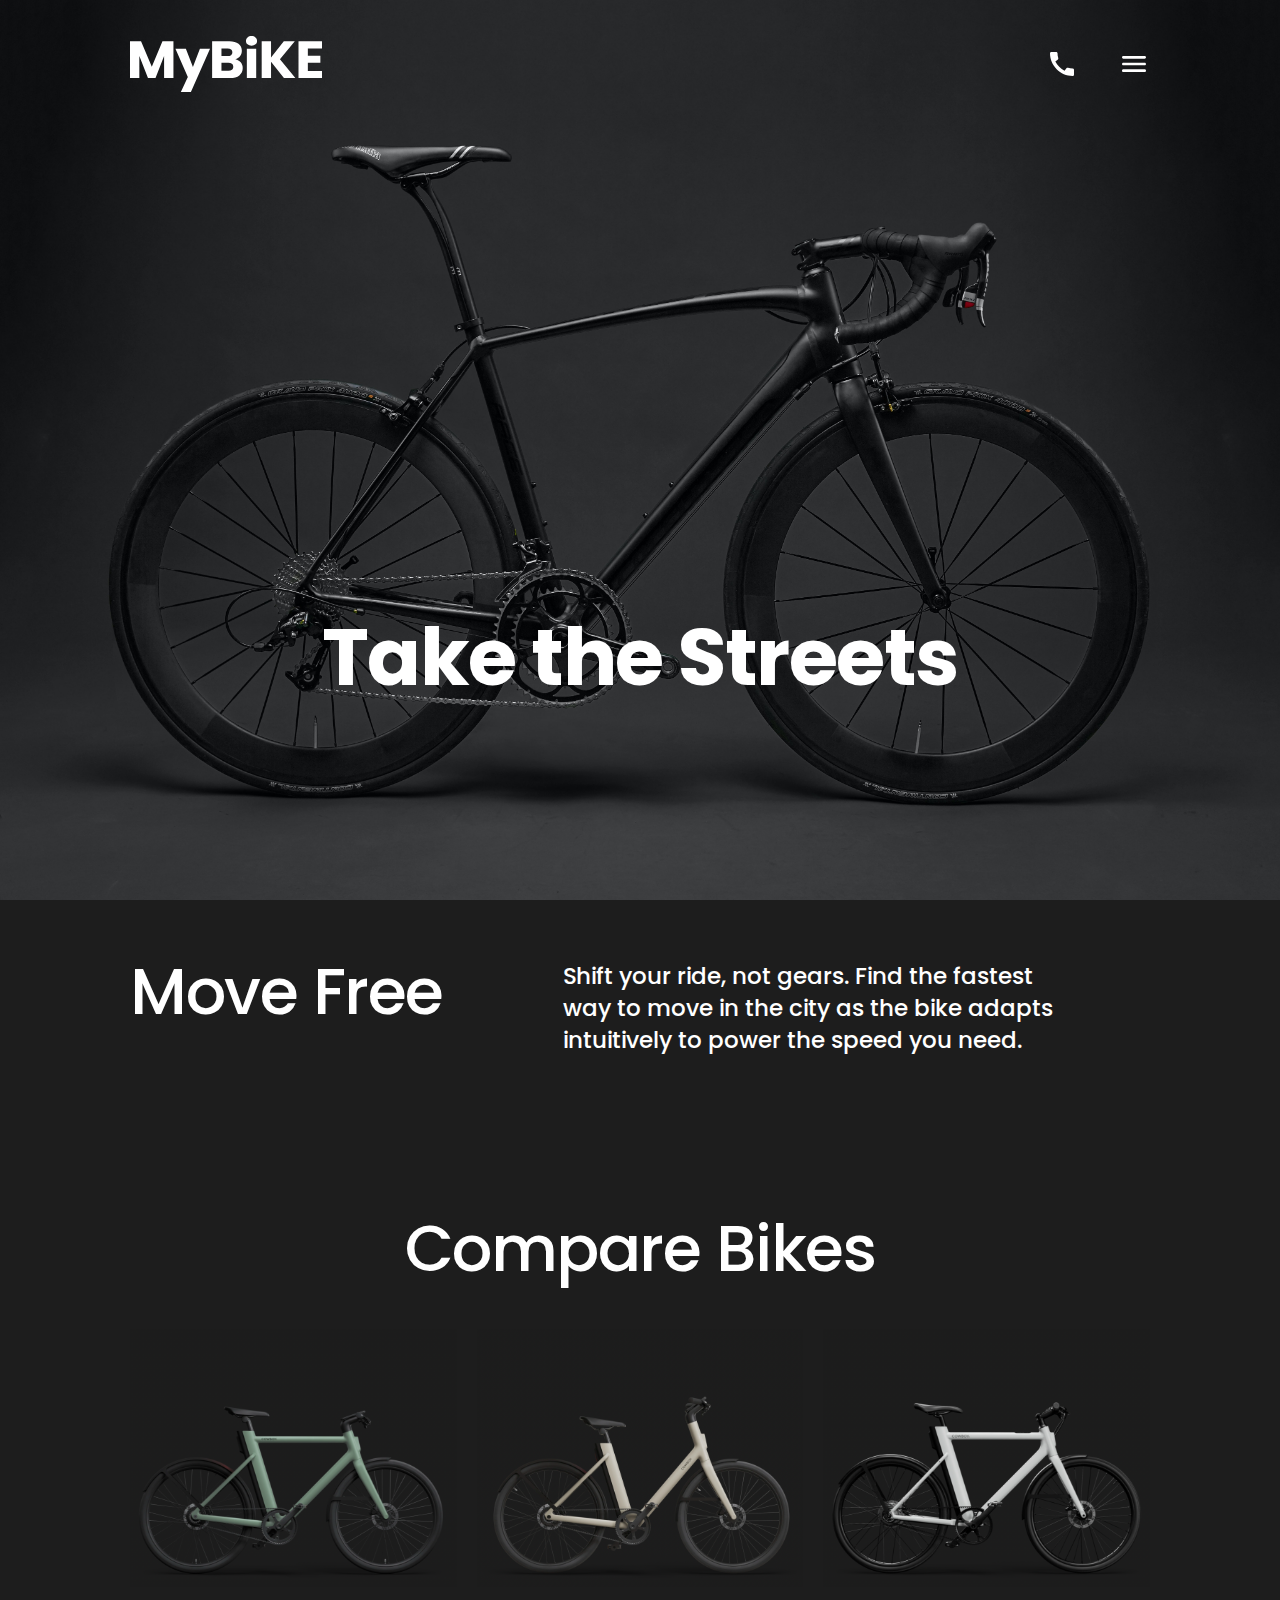
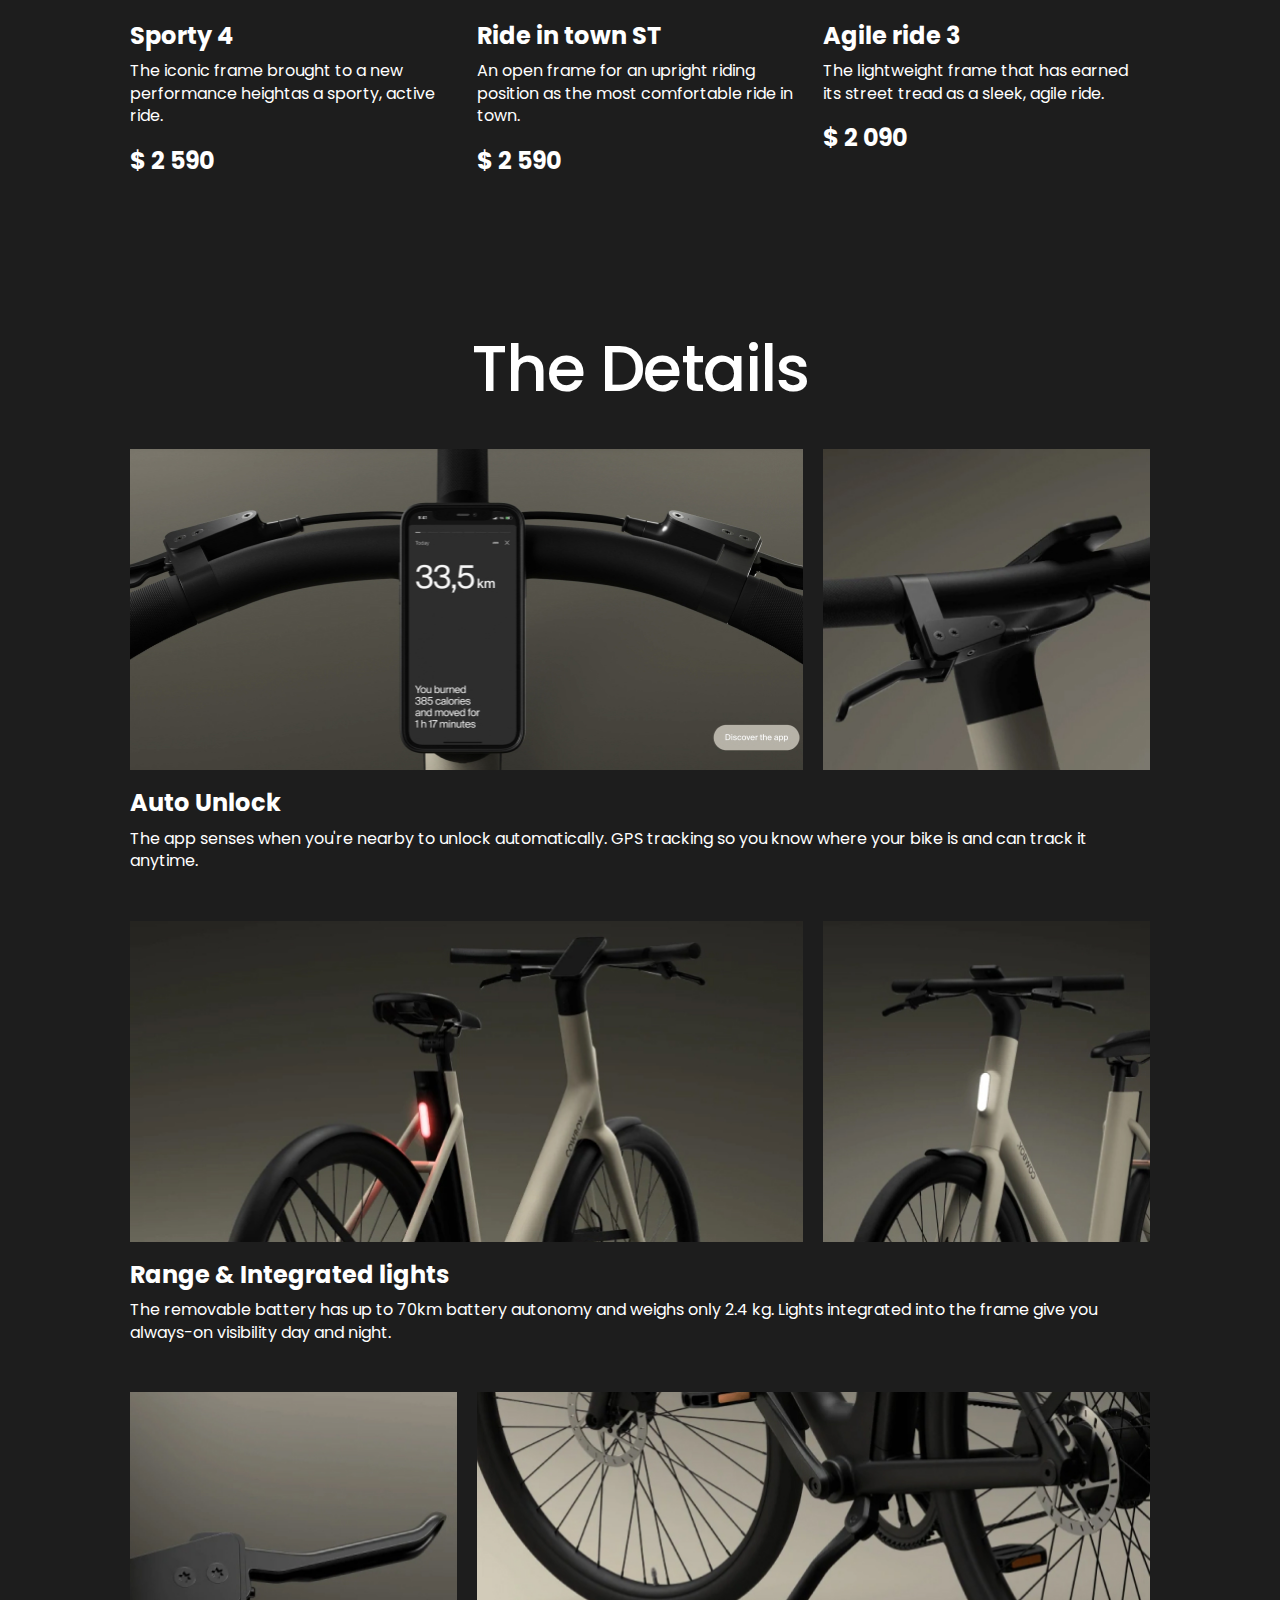
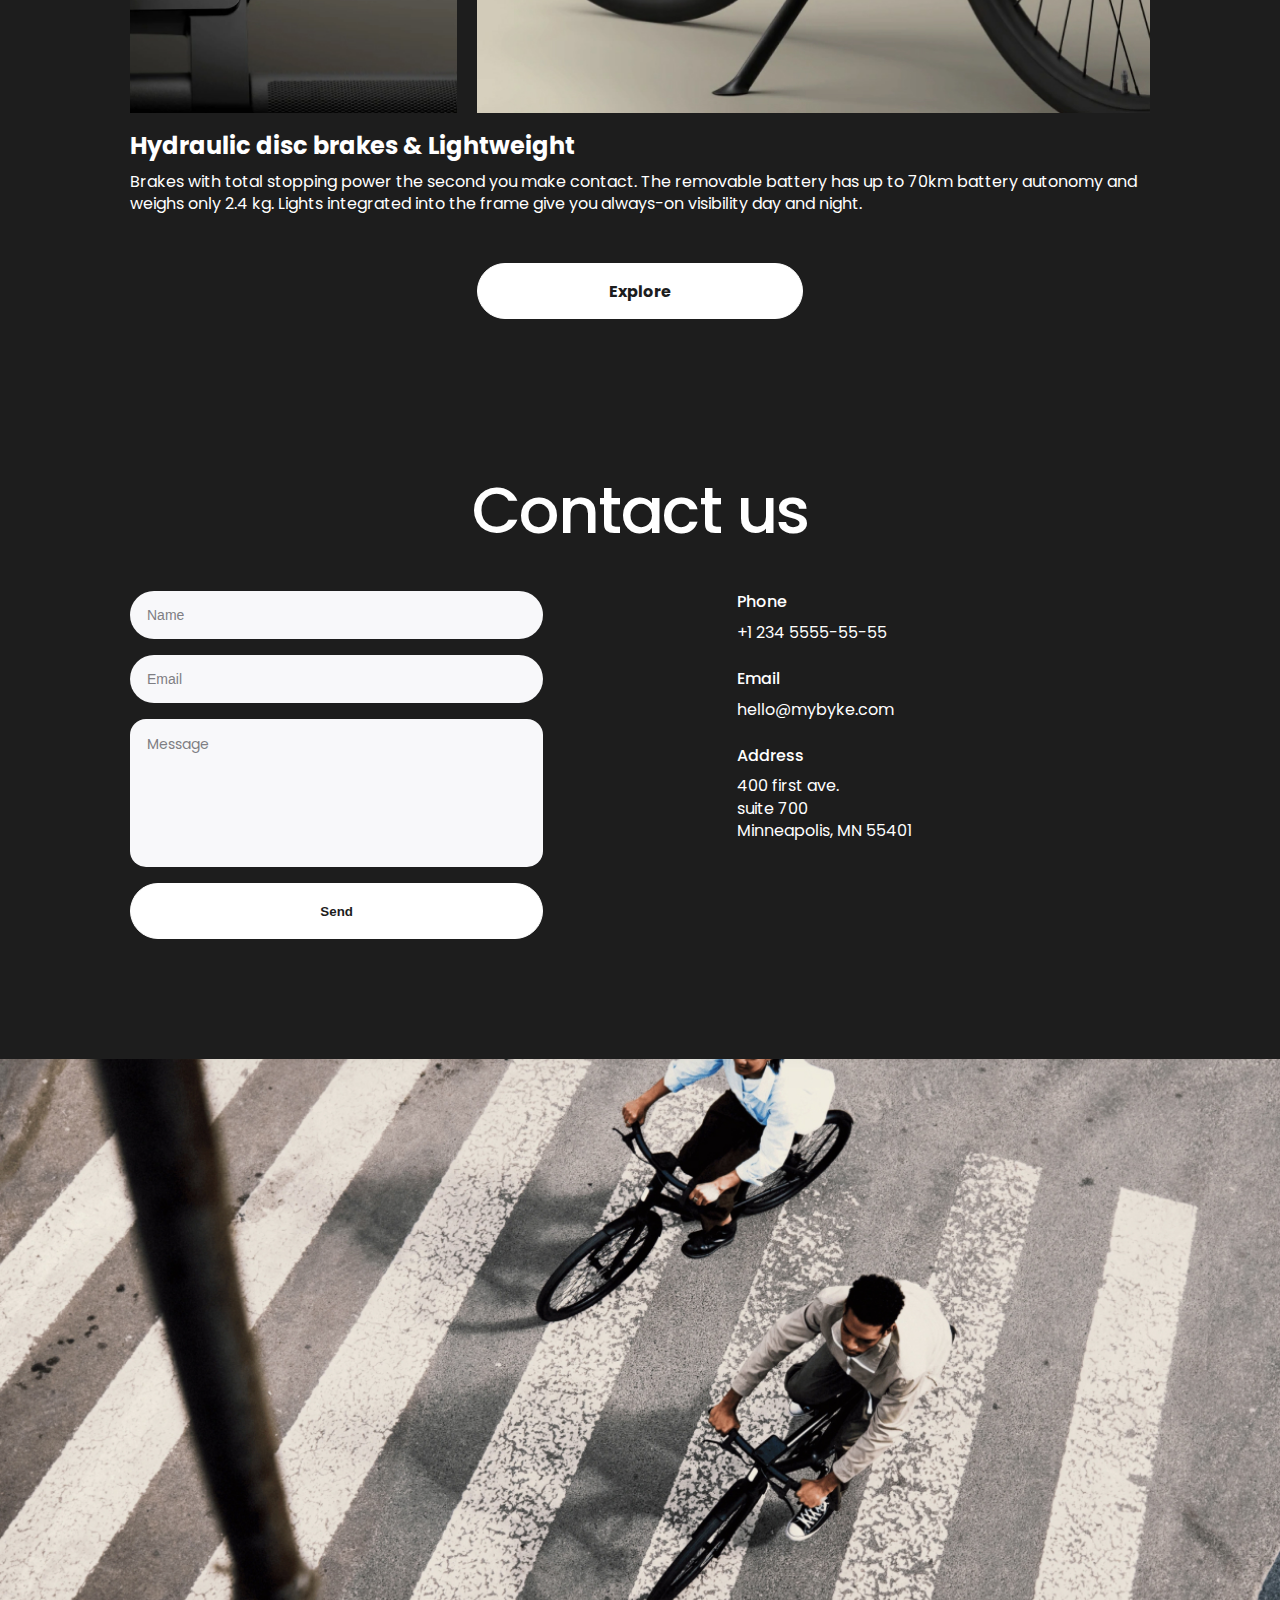
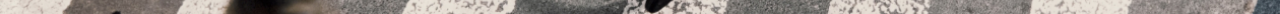
<file: index.html>
<!DOCTYPE html><html lang="en" class="page"><head><meta charset="UTF-8"><meta name="viewport" content="width=device-width, initial-scale=1.0"><title>MYBIKE</title><link rel="stylesheet" href="main.51d1ad2f.css"><script src="main.b54bbdc6.js" defer></script><link rel="icon" href="favicon.0ba02501.svg"><link rel="preconnect" href="https://fonts.googleapis.com"><link rel="preconnect" href="https://fonts.gstatic.com"><link href="https://fonts.googleapis.com/css2?family=Poppins:wght@400;500;600;700&display=swap" rel="stylesheet"></head><body class="page__body"> <header class="header"> <div class="container"> <div class="header__content"> <div class="header__top"> <a href="#" class="logo"> <img src="Logo.9420dcba.svg" alt="Take the Streets" class="logo__image"> </a> <a href="tel:+1 234 555-55-55" class="icon icon--phone"> <div class="icon__tooltip"> +1 234 555-55-55 </div> </a> <a href="#menu" class="icon icon--menu"> </a> </div> <h1 class="header__title">Take the Streets</h1> </div> </div> </header> <nav class="page__menu menu" id="menu"> <div class="container"> <div class="menu__content"> <div class="menu__top"> <a href="#" class="logo"> <img src="Black_Logo.71fdcdb6.svg" alt="Take the Streets" class="logo__image"> </a> <a href="#" class="icon icon--close"></a> </div> <ul class="menu__list"> <li class="menu__item"> <a href="#" class="menu__link">Home</a> </li> <li class="menu__item"> <a href="#about-us" class="menu__link">About us</a> </li> <li class="menu__item"> <a href="#compate-bikes" class="menu__link">Compate bikes</a> </li> <li class="menu__item"> <a href="#details" class="menu__link">Details</a> </li> <li class="menu__item"> <a href="#contacts" class="menu__link">Contacts</a> </li> </ul> <a href="tel:+1 234 5555-55-55" class="menu__call menu__call--phone"> +1 234 5555-55-55 </a> <a href="tel:+1 234 5555-55-55" class="menu__call menu__call--action"> Book a test ride </a> </div> </div> </nav> <main class="page__main"> <section class="about" id="about-us"> <div class="container"> <div class="grid grid__no-smartphone"> <div class="grid__item grid__item--tablet-1-3 grid__item--desktop-1-5"> <h2 class="about__title">Move Free</h2> </div> <div class="grid__item grid__item--tablet-4-6 grid__item--desktop-6-11"> <p class="about__paragraph"> Shift your ride, not gears. Find the fastest way to move in the city as the bike adapts intuitively to power the speed you need. </p> </div> </div> </div> </section> <section class="page__section bikes" id="compate-bikes"> <div class="container"> <h2 class="page__section-title">Compare Bikes</h2> <div class="grid grid__no-smartphone"> <div class="grid__item bikes__item grid__item--tablet-2-5 grid__item--desktop-1-4"> <a href="#Sporty-4" class="bike"> <div class="bike__photo-container"> <img src="Sporty-4.d3d9c8fe.svg" alt="Sporty 4" class="bike__photo"> </div> <h3 class="bike__name">Sporty 4</h3> <p class="bike__description"> The iconic frame brought to a new performance heightas a sporty, active ride. </p> <p class="bike__price">$ 2 590</p> </a> </div> <div class="grid__item bikes__item grid__item--tablet-2-5 grid__item--desktop-5-8"> <a href="#Ride-in-town-ST" class="bike"> <div class="bike__photo-container"> <img src="Ride-in-town-ST.31412a6d.svg" alt="Ride in town ST" class="bike__photo"> </div> <h3 class="bike__name">Ride in town ST</h3> <p class="bike__description"> An open frame for an upright riding position as the most comfortable ride in town. </p> <p class="bike__price">$ 2 590</p> </a> </div> <div class="grid__item bikes__item grid__item--tablet-2-5 grid__item--desktop-9-12"> <a href="#Agile-ride-3" class="bike"> <div class="bike__photo-container"> <img src="Agile-ride-3.3414f58a.svg" alt="Agile ride 3" class="bike__photo"> </div> <h3 class="bike__name">Agile ride 3</h3> <p class="bike__description"> The lightweight frame that has earned its street tread as a sleek, agile ride. </p> <p class="bike__price">$ 2 090</p> </a> </div> </div> </div> </section> <section class="page__section the-bike" id="details"> <div class="container"> <h2 class="page__section-title">The Details</h2> <a href="#Auto-Unlock" class="the-bike__details details"> <div class="details__photos"> <div class="grid"> <div class="grid__item grid__item--tablet-1-4 grid__item--desktop-1-8"> <div class="details__photo-container"> <img src="details-1.ea4b28cc.jpg" alt="Auto Unlock" class="details__photo"> </div> </div> <div class="grid__item grid__item--tablet-5-6 grid__item--desktop-9-12"> <div class="details__photo-container"> <img src="details-2.925e0671.jpg" alt="Auto Unlock" class="details__photo"> </div> </div> </div> </div> <div class="details__description"> <h3 class="details__name">Auto Unlock</h3> <p class="details__text"> The app senses when you're nearby to unlock automatically. GPS tracking so you know where your bike is and can track it anytime. </p> </div> </a> <a href="#Range-&-Integrated-lights" class="the-bike__details details"> <div class="details__photos"> <div class="grid"> <div class="grid__item grid__item--tablet-1-4 grid__item--desktop-1-8"> <div class="details__photo-container"> <img src="details-3.fe31a1b3.jpg" alt="Range & Integrated lights" class="details__photo"> </div> </div> <div class="grid__item grid__item--tablet-5-6 grid__item--desktop-9-12"> <div class="details__photo-container"> <img src="details-4.8fe90f37.jpg" alt="Range & Integrated lights" class="details__photo"> </div> </div> </div> </div> <div class="details__description"> <h3 class="details__name">Range & Integrated lights</h3> <p class="details__text"> The removable battery has up to 70km battery autonomy and weighs only 2.4 kg. Lights integrated into the frame give you always-on visibility day and night. </p> </div> </a> <a href="#Hydraulic-disc-brakes-&-Lightweight" class="the-bike__details details"> <div class="details__photos"> <div class="grid"> <div class="grid__item grid__item--tablet-1-2 grid__item--desktop-1-4"> <div class="details__photo-container"> <img src="details-5.9cc3b475.jpg" alt="Hydraulic disc brakes & Lightweight" class="details__photo"> </div> </div> <div class="grid__item grid__item--tablet-3-6 grid__item--desktop-5-12"> <div class="details__photo-container"> <img src="details-6.875acb41.jpg" alt="Hydraulic disc brakes & Lightweight" class="details__photo"> </div> </div> </div> </div> <div class="details__description"> <h3 class="details__name">Hydraulic disc brakes & Lightweight</h3> <p class="details__text"> Brakes with total stopping power the second you make contact. The removable battery has up to 70km battery autonomy and weighs only 2.4 kg. Lights integrated into the frame give you always-on visibility day and night. </p> </div> </a> <div class="grid grid__no-smartphone"> <div class="grid__item grid__item--tablet-2-5 grid__item--desktop-5-8"> <a href="#" class="button"> Explore </a> </div> </div> </div> </section> <section class="page__section contact-us" id="contacts"> <div class="container"> <h2 class="page__section-title">Contact us</h2> <div class="grid grid__no-smartphone"> <div class="grid__item grid__item--tablet-1-3 grid__item--desktop-1-5"> <form action="#" method="post" id="form"> <input name="name" type="text" placeholder="Name" class="contact-us__field form-field" required> <input name="email" type="email" placeholder="Email" class="contact-us__field form-field" required> <textarea name="message" placeholder="Message" class="contact-us__field form-field form-field__textarea" required></textarea> <div class="contact-us__button"> <button type="submit" class="button"> Send </button> </div> </form> </div> <div class="grid__item grid__item--tablet-4-6 grid__item--desktop-8-10"> <div class="contact-us__info"> <div class="contact-us__info-title"> Phone </div> <a href="tel:+1 234 5555-55-55" class="contact-us__info-link"> +1 234 5555-55-55 </a> </div> <div class="contact-us__info"> <div class="contact-us__info-title"> Email </div> <a href="mailto:hello@mybyke.com" class="contact-us__info-link"> hello@mybyke.com </a> </div> <div class="contact-us__info"> <div class="contact-us__info-title"> Address </div> <a href="https://goo.gl/maps/sa2M7rUhWrDMKEkHA" target="_blank" class="contact-us__info-link"> 400 first ave. <br> suite 700 <br> Minneapolis, MN 55401 <br> </a> </div> </div> </div> </div> </section> </main> <footer class="footer"></footer> </body></html>
</file>
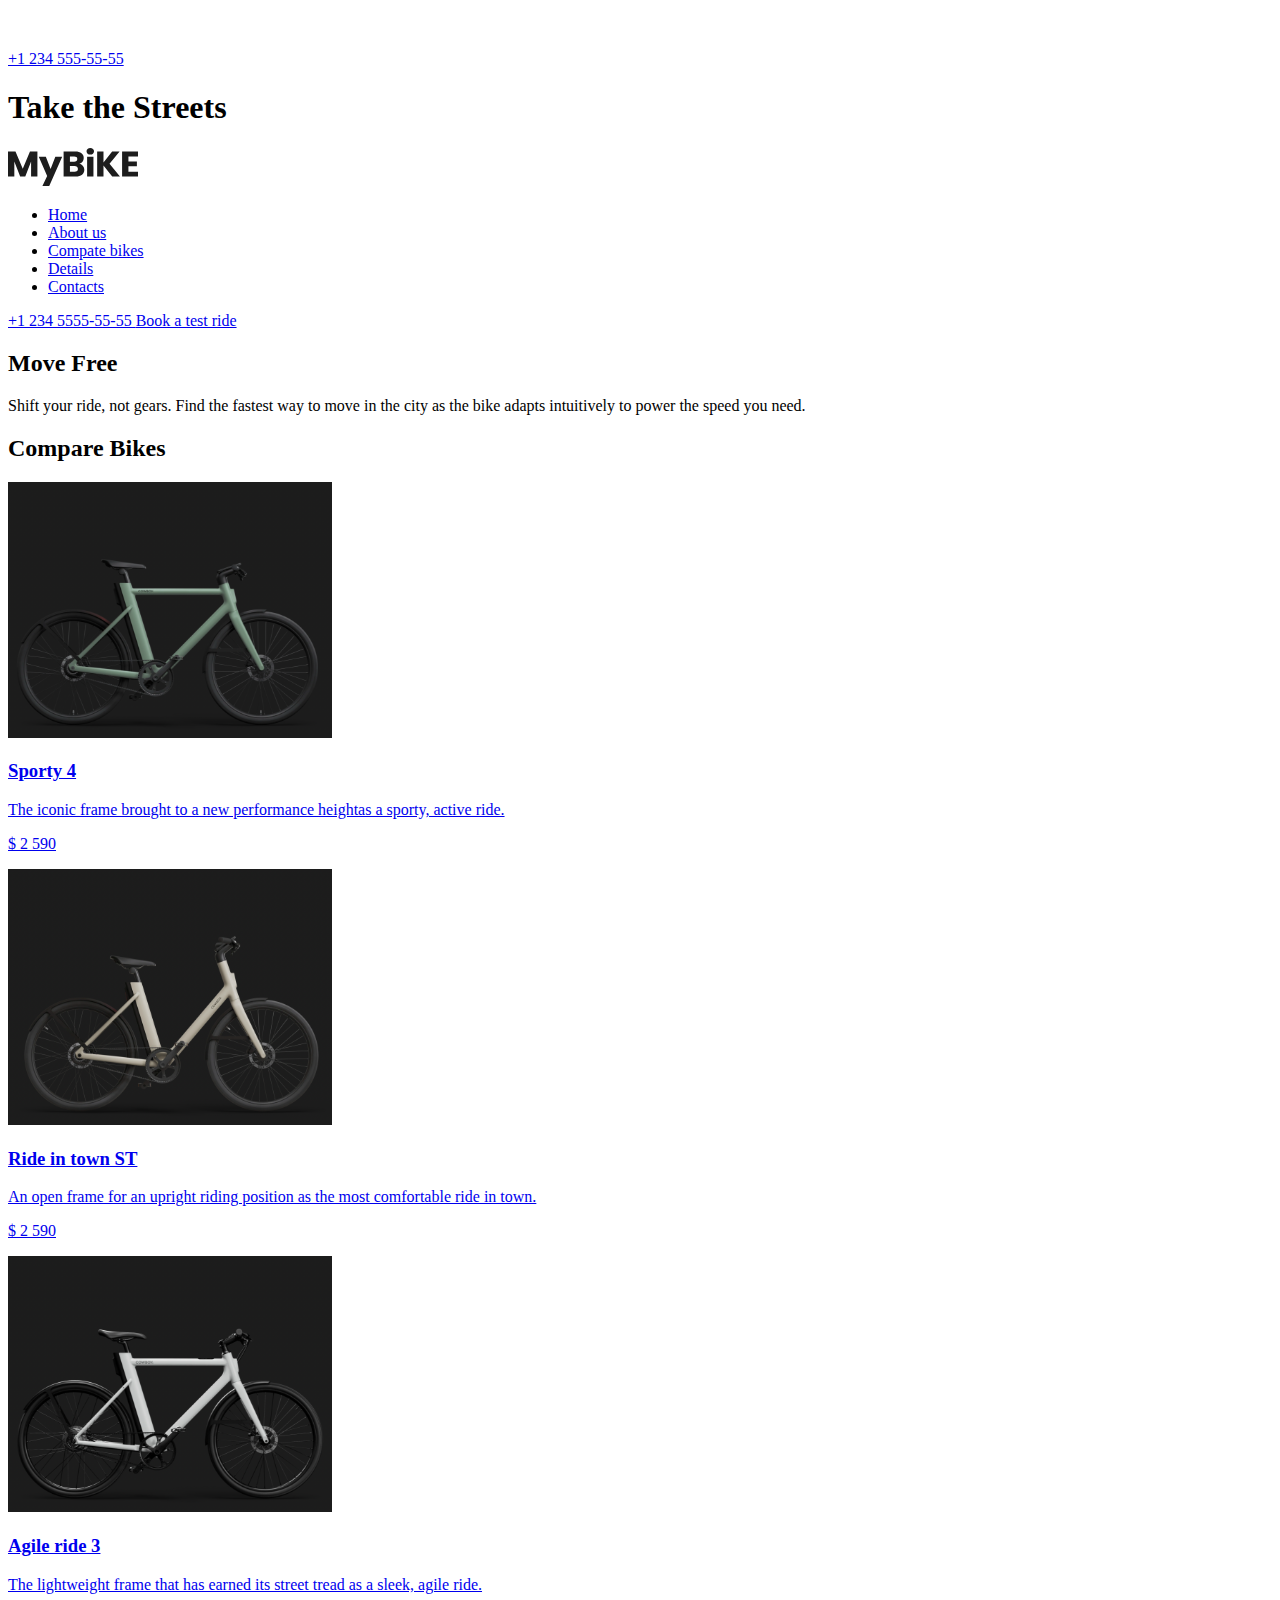
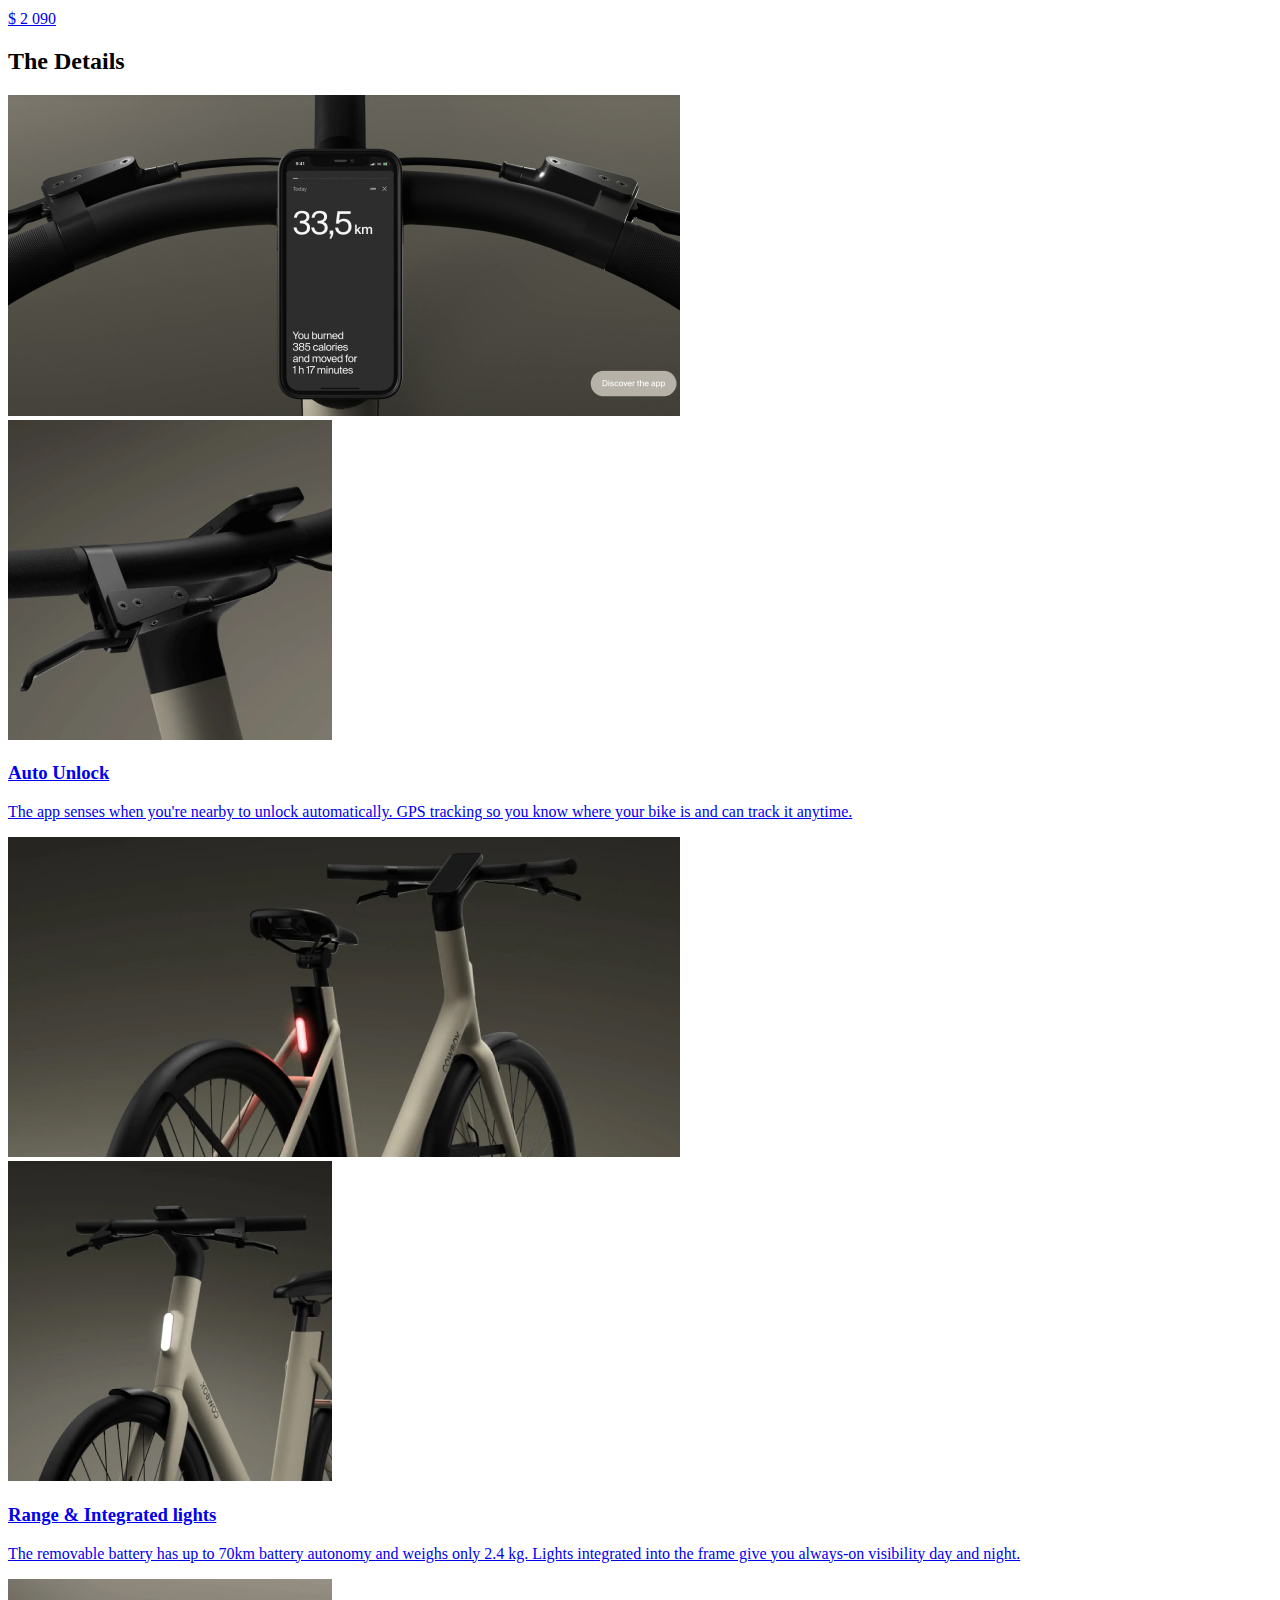
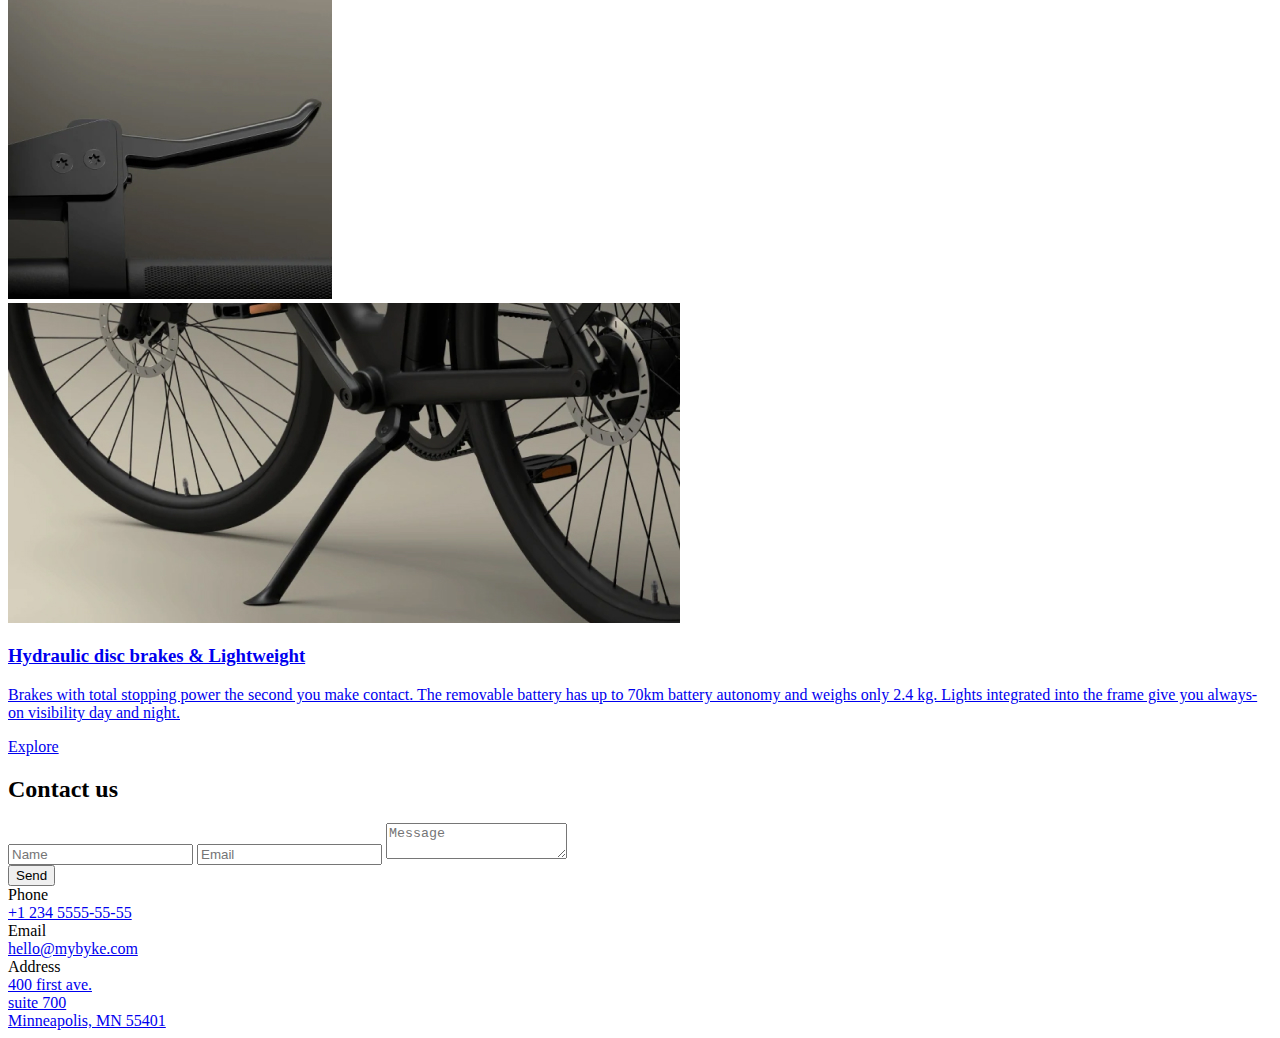
<file: src/index.html>
<!DOCTYPE html>
<html lang="en" class="page">
  <head>
    <meta charset="UTF-8">
    <meta name="viewport" content="width=device-width, initial-scale=1.0">
    <title>MYBIKE</title>
    <link rel="stylesheet" href="./styles/main.scss">
    <script src="scripts/main.js" defer></script>
    <link rel="icon" href="./images/favicon.svg">

    <link rel="preconnect" href="https://fonts.googleapis.com">
    <link rel="preconnect" href="https://fonts.gstatic.com">
    <link href="https://fonts.googleapis.com/css2?family=Poppins:wght@400;500;600;700&display=swap" rel="stylesheet">
  </head>
  <body class="page__body">
    <header class="header">
      <div class="container">
        <div class="header__content">
          <div class="header__top">
            <a href="#" class="logo">
              <img
                src="./images/Logo.svg"
                alt="Take the Streets"
                class="logo__image"
              >
            </a>

            <a
              href="tel:+1 234 555-55-55"
              class="icon icon--phone"
            >
              <div class="icon__tooltip">
                +1 234 555-55-55
              </div>
            </a>

            <a
            href="#menu"
            class="icon icon--menu"
            >
            </a>
          </div>

          <h1 class="header__title">Take the Streets</h1>
        </div>
      </div>
    </header>

    <nav class="page__menu menu" id="menu">
      <div class="container">
        <div class="menu__content">
          <div class="menu__top">
            <a href="#" class="logo">
              <img
                src="./images/Black_Logo.svg"
                alt="Take the Streets"
                class="logo__image"
              >
            </a>
            <a href="#" class="icon icon--close"></a>
          </div>

          <ul class="menu__list">
            <li class="menu__item">
              <a href="#" class="menu__link">Home</a>
            </li>

            <li class="menu__item">
              <a href="#about-us" class="menu__link">About us</a>
            </li>

            <li class="menu__item">
              <a href="#compate-bikes" class="menu__link">Compate bikes</a>
            </li>

            <li class="menu__item">
              <a href="#details" class="menu__link">Details</a>
            </li>

            <li class="menu__item">
              <a href="#contacts" class="menu__link">Contacts</a>
            </li>
          </ul>

          <a
            href="tel:+1 234 5555-55-55"
            class="menu__call menu__call--phone"
          >
            +1 234 5555-55-55
          </a>

          <a
            href="tel:+1 234 5555-55-55"
            class="menu__call menu__call--action"
          >
            Book a test ride
          </a>
        </div>
      </div>
    </nav>

    <main class="page__main">
      <section class="about" id="about-us">
        <div class="container">
          <div class="grid grid__no-smartphone">
            <div class="
              grid__item
              grid__item--tablet-1-3
              grid__item--desktop-1-5
            ">
              <h2 class="about__title">Move Free</h2>
            </div>

            <div class="
              grid__item
              grid__item--tablet-4-6
              grid__item--desktop-6-11
            ">
              <p class="about__paragraph">
                Shift your ride, not gears.
                Find the fastest way to move in the city
                as the bike adapts intuitively
                to power the speed you need.
              </p>
            </div>
          </div>
        </div>
      </section>

      <section class="page__section bikes" id="compate-bikes">
        <div class="container">
          <h2 class="page__section-title">Compare Bikes</h2>

          <div class="grid grid__no-smartphone">
            <div class="
              grid__item
              bikes__item
              grid__item--tablet-2-5
              grid__item--desktop-1-4
            ">
              <a href="#Sporty-4" class="bike">
                <div class="bike__photo-container">
                  <img
                  src="./images/Sporty-4.svg"
                  alt="Sporty 4"
                  class="bike__photo"
                >
                </div>

                <h3 class="bike__name">Sporty 4</h3>

                <p class="bike__description">
                  The iconic frame brought to a new
                  performance heightas a sporty,
                  active ride.
                </p>

                <p class="bike__price">$ 2 590</p>
              </a>
            </div>

            <div class="
              grid__item
              bikes__item
              grid__item--tablet-2-5
              grid__item--desktop-5-8
            ">
              <a href="#Ride-in-town-ST" class="bike">
                <div class="bike__photo-container">
                  <img
                  src="./images/Ride-in-town-ST.svg"
                  alt="Ride in town ST"
                  class="bike__photo"
                >
                </div>

                <h3 class="bike__name">Ride in town ST</h3>

                <p class="bike__description">
                  An open frame for an upright
                  riding position as the most comfortable
                  ride in town.
                </p>

                <p class="bike__price">$ 2 590</p>
              </a>
            </div>

            <div class="
              grid__item
              bikes__item
              grid__item--tablet-2-5
              grid__item--desktop-9-12
            ">
              <a href="#Agile-ride-3" class="bike">
                <div class="bike__photo-container">
                  <img
                  src="./images/Agile-ride-3.svg"
                  alt="Agile ride 3"
                  class="bike__photo"
                >
                </div>

                <h3 class="bike__name">Agile ride 3</h3>

                <p class="bike__description">
                  The lightweight frame that
                  has earned its street tread as
                  a sleek, agile ride.
                </p>

                <p class="bike__price">$ 2 090</p>
              </a>
            </div>
          </div>
        </div>
      </section>

      <section class="page__section the-bike" id="details">
        <div class="container">
          <h2 class="page__section-title">The Details</h2>

          <a href="#Auto-Unlock" class="the-bike__details details">
            <div class="details__photos">
              <div class="grid">
                <div class="
                  grid__item
                  grid__item--tablet-1-4
                  grid__item--desktop-1-8
                ">
                  <div class="details__photo-container">
                    <img
                      src="./images/photos/details-1.jpg"
                      alt="Auto Unlock"
                      class="details__photo"
                    >
                  </div>
                </div>

                <div class="
                  grid__item
                  grid__item--tablet-5-6
                  grid__item--desktop-9-12
                ">
                  <div class="details__photo-container">
                    <img
                      src="./images/photos/details-2.jpg"
                      alt="Auto Unlock"
                      class="details__photo"
                    >
                  </div>
                </div>
              </div>
            </div>

            <div class="details__description">
              <h3 class="details__name">Auto Unlock</h3>

              <p class="details__text">
                The app senses when you're nearby to unlock
                automatically. GPS tracking so you know
                where your bike is and can track it anytime.
              </p>
            </div>
          </a>

          <a href="#Range-&-Integrated-lights" class="the-bike__details details">
            <div class="details__photos">
              <div class="grid">
                <div class="
                  grid__item
                  grid__item--tablet-1-4
                  grid__item--desktop-1-8
                ">
                  <div class="details__photo-container">
                    <img
                      src="./images/photos/details-3.jpg"
                      alt="Range & Integrated lights"
                      class="details__photo"
                    >
                  </div>
                </div>

                <div class="
                  grid__item
                  grid__item--tablet-5-6
                  grid__item--desktop-9-12
                ">
                  <div class="details__photo-container">
                    <img
                      src="./images/photos/details-4.jpg"
                      alt="Range & Integrated lights"
                      class="details__photo"
                    >
                  </div>
                </div>
              </div>
            </div>

            <div class="details__description">
              <h3 class="details__name">Range & Integrated lights</h3>

              <p class="details__text">
                The removable battery has up to 70km battery autonomy and weighs only 2.4 kg.
                Lights integrated into the frame give you always-on visibility day and night.
              </p>
            </div>
          </a>

          <a href="#Hydraulic-disc-brakes-&-Lightweight" class="the-bike__details details">
            <div class="details__photos">
              <div class="grid">
                <div class="
                  grid__item
                  grid__item--tablet-1-2
                  grid__item--desktop-1-4
                ">
                  <div class="details__photo-container">
                    <img
                      src="./images/photos/details-5.jpg"
                      alt="Hydraulic disc brakes & Lightweight"
                      class="details__photo"
                    >
                  </div>
                </div>

                <div class="
                  grid__item
                  grid__item--tablet-3-6
                  grid__item--desktop-5-12
                ">
                  <div class="details__photo-container">
                    <img
                      src="./images/photos/details-6.jpg"
                      alt="Hydraulic disc brakes & Lightweight"
                      class="details__photo"
                    >
                  </div>
                </div>
              </div>
            </div>

            <div class="details__description">
              <h3 class="details__name">Hydraulic disc brakes & Lightweight</h3>

              <p class="details__text">
                Brakes with total stopping power the second you make contact.
                The removable battery has up to 70km battery autonomy and weighs only 2.4 kg.
                Lights integrated into the frame give you always-on visibility day and night.
              </p>
            </div>
          </a>

          <div class="grid grid__no-smartphone">
            <div class="
              grid__item
              grid__item--tablet-2-5
              grid__item--desktop-5-8
            ">
              <a href="#" class="button">
                Explore
              </a>
            </div>
          </div>
        </div>
      </section>

      <section class="page__section contact-us" id="contacts">
        <div class="container">
          <h2 class="page__section-title">Contact us</h2>

          <div class="grid grid__no-smartphone">
            <div class="
              grid__item
              grid__item--tablet-1-3
              grid__item--desktop-1-5
            ">
              <form
                action="#"
                method="post"
                id="form"
              >
                <input
                name="name"
                type="text"
                placeholder="Name"
                class="contact-us__field form-field"
                required
                >
                <input
                name="email"
                type="email"
                placeholder="Email"
                class="contact-us__field form-field"
                required
                >
                <textarea
                  name="message"
                  placeholder="Message"
                  class="contact-us__field form-field form-field__textarea"
                  required
               ></textarea>

                <div class="contact-us__button">
                  <button
                    type="submit"
                    class="button"
                  >
                    Send
                  </button>
                </div>
              </form>
            </div>

            <div class="
              grid__item
              grid__item--tablet-4-6
              grid__item--desktop-8-10
            ">
              <div class="contact-us__info">
                <div class="contact-us__info-title">
                  Phone
                </div>

                <a
                  href="tel:+1 234 5555-55-55"
                  class="contact-us__info-link"
                >
                  +1 234 5555-55-55
                </a>
              </div>

              <div class="contact-us__info">
                <div class="contact-us__info-title">
                  Email
                </div>

                <a
                  href="mailto:hello@mybyke.com"
                  class="contact-us__info-link"
                >
                  hello@mybyke.com
                </a>
              </div>

              <div class="contact-us__info">
                <div class="contact-us__info-title">
                  Address
                </div>

                <a
                  href="https://goo.gl/maps/sa2M7rUhWrDMKEkHA"
                  target="_blank"
                  class="contact-us__info-link"
                >
                  400 first ave. <br>
                  suite 700 <br>
                  Minneapolis, MN 55401 <br>
                </a>
              </div>
            </div>
          </div>
        </div>
      </section>
    </main>

    <footer class="footer"></footer>
  </body>
</html>
</file>
<file: main.51d1ad2f.css>
body,h1,h2,h3,h4,h5,h6,p,ul{margin:0;padding:0}.page{font-family:Poppins,sans-serif;scroll-behavior:smooth;background-color:#1d1d1d;color:#fff;font-size:16px;line-height:140%}.page__body--with-menu{overflow:hidden}.page__menu{position:fixed;top:0;left:0;right:0;transform:translateX(200%);transition:transform .3s;z-index:1}.page__menu:target{transform:translateX(0);overflow-y:scroll}.page__main{padding:60px 0 120px}.page__section{margin-top:92px}@media (min-width:744px) and (max-width:1260px){.page__section{margin-top:120px}}@media (min-width:1260px){.page__section{margin-top:160px}}.page__section-title{text-align:center;font-weight:500;font-size:32px;line-height:100%;letter-spacing:-1.5px;margin-bottom:48px}@media (min-width:744px) and (max-width:1260px){.page__section-title{font-size:48px}}@media (min-width:1260px){.page__section-title{font-size:64px}}.logo{height:38px}@media (min-width:744px) and (max-width:1260px){.logo{height:56px}}@media (min-width:1260px){.logo{height:56px}}@media (min-width:744px) and (max-width:1260px){.logo__image{height:56px}}@media (min-width:1260px){.logo__image{height:56px}}.container{margin:0 auto;max-width:1020px;padding:0 20px}@media (min-width:744px) and (max-width:1260px){.container{padding:0 40px}}@media (min-width:1260px){.container{padding:0 40px}}.icon{position:relative;display:block;width:100%;padding-bottom:100%;background-size:cover;background-position:50%;background-repeat:no-repeat;text-decoration:none}.icon__tooltip{position:absolute;right:100%;top:50%;transform:translateY(-50%);padding-right:12px;display:block;width:max-content;line-height:16px;font-weight:700;font-size:12px;color:#fff;letter-spacing:2px;text-transform:uppercase;opacity:0;pointer-events:none;transition:opacity .3s}.icon__tooltip:hover{color:#888}.icon:hover .icon__tooltip{opacity:1;pointer-events:all}.icon--menu{background-image:url(Icon-Burger-menu.c85e2a42.svg);transition:.3s}.icon--menu:hover{background-image:url(Icon-Burger-menu-hover.35359669.svg)}.icon--phone{background-image:url(Icon-Phone-call.5e311000.svg)}.icon--close{background-image:url(Icon-Close.1382463f.svg)}.header{background-size:cover;background-position:100%;background-image:url(Cover_photo-smartphone.00e00355.jpg)}@media (min-width:744px) and (max-width:1260px){.header{background-position:50%;background-image:url(Cover_photo-smartphone.00e00355.jpg)}}@media (min-width:1260px){.header{background-position:50%;background-image:url(Cover_photo.43169ee4.jpg)}}.header__content{display:flex;flex-direction:column;justify-content:space-between;box-sizing:border-box;height:100vh;padding:29px 0 88px}@media (min-width:744px) and (max-width:1260px){.header__content{padding:34px 0 130px}}@media (min-width:1260px){.header__content{padding:36px 0 203px}}.header__top{--icon-width:24px;display:grid;grid-template-columns:1fr var(--icon-width) var(--icon-width);justify-items:left;align-items:center;gap:30px}@media (min-width:744px) and (max-width:1260px){.header__top{--icon-width:32px;gap:40px}}@media (min-width:1260px){.header__top{--icon-width:32px;gap:40px}}.header__title{display:flex;align-items:center;text-align:center;font-size:36px;font-weight:700;line-height:100%;letter-spacing:-1.5px;margin:0 auto;color:#fff}@media (min-width:744px) and (max-width:1260px){.header__title{font-size:64px}}@media (min-width:1260px){.header__title{font-size:80px}}.menu{background-color:#e5e5e5}.menu__content{box-sizing:border-box;height:100vh;padding:29px 0}.menu__top{margin-bottom:48px;--icon-width:24px;display:grid;grid-template-columns:1fr var(--icon-width) var(--icon-width);justify-items:left;align-items:center;gap:30px;grid-template-columns:1fr var(--icon-width)}@media (min-width:744px) and (max-width:1260px){.menu__top{--icon-width:32px;gap:40px}}@media (min-width:1260px){.menu__top{--icon-width:32px;gap:40px}}.menu__list{margin-bottom:48px;list-style:none}.menu__item{margin-bottom:24px}.menu__item:last-child{margin-bottom:0}.menu__link{display:inline-block;padding-bottom:8px;border-bottom:1px solid transparent;font-size:22px;font-weight:700;line-height:22px;letter-spacing:2px;text-decoration:none;text-transform:uppercase;color:#1d1d1d;transition:border-bottom .3s}.menu__link:hover{border-bottom:1px solid #1d1d1d}.menu__call{display:block;width:max-content;font-size:12px;font-weight:700;line-height:27px;letter-spacing:2px;text-decoration:none;text-transform:uppercase;color:#1d1d1d;transition:border-color,color .3s}.menu__call:hover{color:#888;border-color:#888}.menu__call--phone{margin-bottom:16px}.menu__call--action{padding-bottom:8px;border-bottom:1px solid #1d1d1d}.grid{display:grid;grid-template-columns:repeat(2,1fr);column-gap:20px}@media (min-width:744px) and (max-width:1260px){.grid{grid-template-columns:repeat(6,1fr)}}@media (min-width:1260px){.grid{grid-template-columns:repeat(12,1fr)}}.grid__no-smartphone{display:block}@media (min-width:744px) and (max-width:1260px){.grid__no-smartphone{display:grid}}@media (min-width:1260px){.grid__no-smartphone{display:grid}}@media (min-width:744px) and (max-width:1260px){.grid__item--tablet-1-1{grid-column:1/2}}@media (min-width:1260px){.grid__item--desktop-1-1{grid-column:1/2}}@media (min-width:744px) and (max-width:1260px){.grid__item--tablet-1-2{grid-column:1/3}}@media (min-width:1260px){.grid__item--desktop-1-2{grid-column:1/3}}@media (min-width:744px) and (max-width:1260px){.grid__item--tablet-1-3{grid-column:1/4}}@media (min-width:1260px){.grid__item--desktop-1-3{grid-column:1/4}}@media (min-width:744px) and (max-width:1260px){.grid__item--tablet-1-4{grid-column:1/5}}@media (min-width:1260px){.grid__item--desktop-1-4{grid-column:1/5}}@media (min-width:744px) and (max-width:1260px){.grid__item--tablet-1-5{grid-column:1/6}}@media (min-width:1260px){.grid__item--desktop-1-5{grid-column:1/6}}@media (min-width:744px) and (max-width:1260px){.grid__item--tablet-1-6{grid-column:1/7}}@media (min-width:1260px){.grid__item--desktop-1-6{grid-column:1/7}}@media (min-width:744px) and (max-width:1260px){.grid__item--tablet-1-7{grid-column:1/8}}@media (min-width:1260px){.grid__item--desktop-1-7{grid-column:1/8}}@media (min-width:744px) and (max-width:1260px){.grid__item--tablet-1-8{grid-column:1/9}}@media (min-width:1260px){.grid__item--desktop-1-8{grid-column:1/9}}@media (min-width:744px) and (max-width:1260px){.grid__item--tablet-1-9{grid-column:1/10}}@media (min-width:1260px){.grid__item--desktop-1-9{grid-column:1/10}}@media (min-width:744px) and (max-width:1260px){.grid__item--tablet-1-10{grid-column:1/11}}@media (min-width:1260px){.grid__item--desktop-1-10{grid-column:1/11}}@media (min-width:744px) and (max-width:1260px){.grid__item--tablet-1-11{grid-column:1/12}}@media (min-width:1260px){.grid__item--desktop-1-11{grid-column:1/12}}@media (min-width:744px) and (max-width:1260px){.grid__item--tablet-1-12{grid-column:1/13}}@media (min-width:1260px){.grid__item--desktop-1-12{grid-column:1/13}}@media (min-width:744px) and (max-width:1260px){.grid__item--tablet-2-2{grid-column:2/3}}@media (min-width:1260px){.grid__item--desktop-2-2{grid-column:2/3}}@media (min-width:744px) and (max-width:1260px){.grid__item--tablet-2-3{grid-column:2/4}}@media (min-width:1260px){.grid__item--desktop-2-3{grid-column:2/4}}@media (min-width:744px) and (max-width:1260px){.grid__item--tablet-2-4{grid-column:2/5}}@media (min-width:1260px){.grid__item--desktop-2-4{grid-column:2/5}}@media (min-width:744px) and (max-width:1260px){.grid__item--tablet-2-5{grid-column:2/6}}@media (min-width:1260px){.grid__item--desktop-2-5{grid-column:2/6}}@media (min-width:744px) and (max-width:1260px){.grid__item--tablet-2-6{grid-column:2/7}}@media (min-width:1260px){.grid__item--desktop-2-6{grid-column:2/7}}@media (min-width:744px) and (max-width:1260px){.grid__item--tablet-2-7{grid-column:2/8}}@media (min-width:1260px){.grid__item--desktop-2-7{grid-column:2/8}}@media (min-width:744px) and (max-width:1260px){.grid__item--tablet-2-8{grid-column:2/9}}@media (min-width:1260px){.grid__item--desktop-2-8{grid-column:2/9}}@media (min-width:744px) and (max-width:1260px){.grid__item--tablet-2-9{grid-column:2/10}}@media (min-width:1260px){.grid__item--desktop-2-9{grid-column:2/10}}@media (min-width:744px) and (max-width:1260px){.grid__item--tablet-2-10{grid-column:2/11}}@media (min-width:1260px){.grid__item--desktop-2-10{grid-column:2/11}}@media (min-width:744px) and (max-width:1260px){.grid__item--tablet-2-11{grid-column:2/12}}@media (min-width:1260px){.grid__item--desktop-2-11{grid-column:2/12}}@media (min-width:744px) and (max-width:1260px){.grid__item--tablet-2-12{grid-column:2/13}}@media (min-width:1260px){.grid__item--desktop-2-12{grid-column:2/13}}@media (min-width:744px) and (max-width:1260px){.grid__item--tablet-3-3{grid-column:3/4}}@media (min-width:1260px){.grid__item--desktop-3-3{grid-column:3/4}}@media (min-width:744px) and (max-width:1260px){.grid__item--tablet-3-4{grid-column:3/5}}@media (min-width:1260px){.grid__item--desktop-3-4{grid-column:3/5}}@media (min-width:744px) and (max-width:1260px){.grid__item--tablet-3-5{grid-column:3/6}}@media (min-width:1260px){.grid__item--desktop-3-5{grid-column:3/6}}@media (min-width:744px) and (max-width:1260px){.grid__item--tablet-3-6{grid-column:3/7}}@media (min-width:1260px){.grid__item--desktop-3-6{grid-column:3/7}}@media (min-width:744px) and (max-width:1260px){.grid__item--tablet-3-7{grid-column:3/8}}@media (min-width:1260px){.grid__item--desktop-3-7{grid-column:3/8}}@media (min-width:744px) and (max-width:1260px){.grid__item--tablet-3-8{grid-column:3/9}}@media (min-width:1260px){.grid__item--desktop-3-8{grid-column:3/9}}@media (min-width:744px) and (max-width:1260px){.grid__item--tablet-3-9{grid-column:3/10}}@media (min-width:1260px){.grid__item--desktop-3-9{grid-column:3/10}}@media (min-width:744px) and (max-width:1260px){.grid__item--tablet-3-10{grid-column:3/11}}@media (min-width:1260px){.grid__item--desktop-3-10{grid-column:3/11}}@media (min-width:744px) and (max-width:1260px){.grid__item--tablet-3-11{grid-column:3/12}}@media (min-width:1260px){.grid__item--desktop-3-11{grid-column:3/12}}@media (min-width:744px) and (max-width:1260px){.grid__item--tablet-3-12{grid-column:3/13}}@media (min-width:1260px){.grid__item--desktop-3-12{grid-column:3/13}}@media (min-width:744px) and (max-width:1260px){.grid__item--tablet-4-4{grid-column:4/5}}@media (min-width:1260px){.grid__item--desktop-4-4{grid-column:4/5}}@media (min-width:744px) and (max-width:1260px){.grid__item--tablet-4-5{grid-column:4/6}}@media (min-width:1260px){.grid__item--desktop-4-5{grid-column:4/6}}@media (min-width:744px) and (max-width:1260px){.grid__item--tablet-4-6{grid-column:4/7}}@media (min-width:1260px){.grid__item--desktop-4-6{grid-column:4/7}}@media (min-width:744px) and (max-width:1260px){.grid__item--tablet-4-7{grid-column:4/8}}@media (min-width:1260px){.grid__item--desktop-4-7{grid-column:4/8}}@media (min-width:744px) and (max-width:1260px){.grid__item--tablet-4-8{grid-column:4/9}}@media (min-width:1260px){.grid__item--desktop-4-8{grid-column:4/9}}@media (min-width:744px) and (max-width:1260px){.grid__item--tablet-4-9{grid-column:4/10}}@media (min-width:1260px){.grid__item--desktop-4-9{grid-column:4/10}}@media (min-width:744px) and (max-width:1260px){.grid__item--tablet-4-10{grid-column:4/11}}@media (min-width:1260px){.grid__item--desktop-4-10{grid-column:4/11}}@media (min-width:744px) and (max-width:1260px){.grid__item--tablet-4-11{grid-column:4/12}}@media (min-width:1260px){.grid__item--desktop-4-11{grid-column:4/12}}@media (min-width:744px) and (max-width:1260px){.grid__item--tablet-4-12{grid-column:4/13}}@media (min-width:1260px){.grid__item--desktop-4-12{grid-column:4/13}}@media (min-width:744px) and (max-width:1260px){.grid__item--tablet-5-5{grid-column:5/6}}@media (min-width:1260px){.grid__item--desktop-5-5{grid-column:5/6}}@media (min-width:744px) and (max-width:1260px){.grid__item--tablet-5-6{grid-column:5/7}}@media (min-width:1260px){.grid__item--desktop-5-6{grid-column:5/7}}@media (min-width:744px) and (max-width:1260px){.grid__item--tablet-5-7{grid-column:5/8}}@media (min-width:1260px){.grid__item--desktop-5-7{grid-column:5/8}}@media (min-width:744px) and (max-width:1260px){.grid__item--tablet-5-8{grid-column:5/9}}@media (min-width:1260px){.grid__item--desktop-5-8{grid-column:5/9}}@media (min-width:744px) and (max-width:1260px){.grid__item--tablet-5-9{grid-column:5/10}}@media (min-width:1260px){.grid__item--desktop-5-9{grid-column:5/10}}@media (min-width:744px) and (max-width:1260px){.grid__item--tablet-5-10{grid-column:5/11}}@media (min-width:1260px){.grid__item--desktop-5-10{grid-column:5/11}}@media (min-width:744px) and (max-width:1260px){.grid__item--tablet-5-11{grid-column:5/12}}@media (min-width:1260px){.grid__item--desktop-5-11{grid-column:5/12}}@media (min-width:744px) and (max-width:1260px){.grid__item--tablet-5-12{grid-column:5/13}}@media (min-width:1260px){.grid__item--desktop-5-12{grid-column:5/13}}@media (min-width:744px) and (max-width:1260px){.grid__item--tablet-6-6{grid-column:6/7}}@media (min-width:1260px){.grid__item--desktop-6-6{grid-column:6/7}}@media (min-width:744px) and (max-width:1260px){.grid__item--tablet-6-7{grid-column:6/8}}@media (min-width:1260px){.grid__item--desktop-6-7{grid-column:6/8}}@media (min-width:744px) and (max-width:1260px){.grid__item--tablet-6-8{grid-column:6/9}}@media (min-width:1260px){.grid__item--desktop-6-8{grid-column:6/9}}@media (min-width:744px) and (max-width:1260px){.grid__item--tablet-6-9{grid-column:6/10}}@media (min-width:1260px){.grid__item--desktop-6-9{grid-column:6/10}}@media (min-width:744px) and (max-width:1260px){.grid__item--tablet-6-10{grid-column:6/11}}@media (min-width:1260px){.grid__item--desktop-6-10{grid-column:6/11}}@media (min-width:744px) and (max-width:1260px){.grid__item--tablet-6-11{grid-column:6/12}}@media (min-width:1260px){.grid__item--desktop-6-11{grid-column:6/12}}@media (min-width:744px) and (max-width:1260px){.grid__item--tablet-6-12{grid-column:6/13}}@media (min-width:1260px){.grid__item--desktop-6-12{grid-column:6/13}}@media (min-width:744px) and (max-width:1260px){.grid__item--tablet-7-7{grid-column:7/8}}@media (min-width:1260px){.grid__item--desktop-7-7{grid-column:7/8}}@media (min-width:744px) and (max-width:1260px){.grid__item--tablet-7-8{grid-column:7/9}}@media (min-width:1260px){.grid__item--desktop-7-8{grid-column:7/9}}@media (min-width:744px) and (max-width:1260px){.grid__item--tablet-7-9{grid-column:7/10}}@media (min-width:1260px){.grid__item--desktop-7-9{grid-column:7/10}}@media (min-width:744px) and (max-width:1260px){.grid__item--tablet-7-10{grid-column:7/11}}@media (min-width:1260px){.grid__item--desktop-7-10{grid-column:7/11}}@media (min-width:744px) and (max-width:1260px){.grid__item--tablet-7-11{grid-column:7/12}}@media (min-width:1260px){.grid__item--desktop-7-11{grid-column:7/12}}@media (min-width:744px) and (max-width:1260px){.grid__item--tablet-7-12{grid-column:7/13}}@media (min-width:1260px){.grid__item--desktop-7-12{grid-column:7/13}}@media (min-width:744px) and (max-width:1260px){.grid__item--tablet-8-8{grid-column:8/9}}@media (min-width:1260px){.grid__item--desktop-8-8{grid-column:8/9}}@media (min-width:744px) and (max-width:1260px){.grid__item--tablet-8-9{grid-column:8/10}}@media (min-width:1260px){.grid__item--desktop-8-9{grid-column:8/10}}@media (min-width:744px) and (max-width:1260px){.grid__item--tablet-8-10{grid-column:8/11}}@media (min-width:1260px){.grid__item--desktop-8-10{grid-column:8/11}}@media (min-width:744px) and (max-width:1260px){.grid__item--tablet-8-11{grid-column:8/12}}@media (min-width:1260px){.grid__item--desktop-8-11{grid-column:8/12}}@media (min-width:744px) and (max-width:1260px){.grid__item--tablet-8-12{grid-column:8/13}}@media (min-width:1260px){.grid__item--desktop-8-12{grid-column:8/13}}@media (min-width:744px) and (max-width:1260px){.grid__item--tablet-9-9{grid-column:9/10}}@media (min-width:1260px){.grid__item--desktop-9-9{grid-column:9/10}}@media (min-width:744px) and (max-width:1260px){.grid__item--tablet-9-10{grid-column:9/11}}@media (min-width:1260px){.grid__item--desktop-9-10{grid-column:9/11}}@media (min-width:744px) and (max-width:1260px){.grid__item--tablet-9-11{grid-column:9/12}}@media (min-width:1260px){.grid__item--desktop-9-11{grid-column:9/12}}@media (min-width:744px) and (max-width:1260px){.grid__item--tablet-9-12{grid-column:9/13}}@media (min-width:1260px){.grid__item--desktop-9-12{grid-column:9/13}}@media (min-width:744px) and (max-width:1260px){.grid__item--tablet-10-10{grid-column:10/11}}@media (min-width:1260px){.grid__item--desktop-10-10{grid-column:10/11}}@media (min-width:744px) and (max-width:1260px){.grid__item--tablet-10-11{grid-column:10/12}}@media (min-width:1260px){.grid__item--desktop-10-11{grid-column:10/12}}@media (min-width:744px) and (max-width:1260px){.grid__item--tablet-10-12{grid-column:10/13}}@media (min-width:1260px){.grid__item--desktop-10-12{grid-column:10/13}}@media (min-width:744px) and (max-width:1260px){.grid__item--tablet-11-11{grid-column:11/12}}@media (min-width:1260px){.grid__item--desktop-11-11{grid-column:11/12}}@media (min-width:744px) and (max-width:1260px){.grid__item--tablet-11-12{grid-column:11/13}}@media (min-width:1260px){.grid__item--desktop-11-12{grid-column:11/13}}@media (min-width:744px) and (max-width:1260px){.grid__item--tablet-12-12{grid-column:12/13}}@media (min-width:1260px){.grid__item--desktop-12-12{grid-column:12/13}}.about__title{margin-bottom:32px;font-weight:500;font-size:32px;line-height:100%;letter-spacing:-1.5px}@media (min-width:744px) and (max-width:1260px){.about__title{font-size:48px;margin:0}}@media (min-width:1260px){.about__title{font-size:64px;margin:0}}.about__paragraph{font-weight:500;font-size:23px;line-height:140%}.bikes__item{margin-bottom:40px}@media (min-width:744px) and (max-width:1260px){.bikes__item{margin-bottom:48px}}@media (min-width:1260px){.bikes__item{margin:0}}.bikes__item:last-child{margin:0}.bike{display:block;color:inherit;text-decoration:none}.bike__photo-container{display:grid;column-gap:24px;margin-bottom:32px;transition:transform .3s}@media (min-width:744px){.bike__photo-container:hover{transform:scale(1.1);z-index:1}}.bike__photo{width:100%}.bike__name{font-weight:700;font-size:24px;line-height:140%;margin-bottom:8px}.bike__description{margin-bottom:16px}.bike__price{font-weight:700;font-size:24px;line-height:140%}.details{display:block;color:inherit;text-decoration:none}.details__photo-container{position:relative;box-sizing:border-box;width:100%;max-height:321px;overflow:hidden;transition:transform .3s}.details__photo-container:after{content:"";display:block;padding-bottom:100%}@media (min-width:744px) and (max-width:1260px){.details__photo-container{height:187px;padding:0}}@media (min-width:1260px){.details__photo-container{height:321px;padding:0}}@media (min-width:744px){.details__photo-container:hover{transform:scale(1.04);z-index:1}}.details__photo{position:absolute;width:100%;height:100%;object-fit:cover;object-position:center}.details__photos{margin-bottom:16px}.details__name{font-weight:700;font-size:24px;line-height:140%;margin-bottom:8px}.the-bike__details{margin-bottom:48px}.the-bike__details:last-child{margin-bottom:40px}@media (min-width:744px) and (max-width:1260px){.the-bike__details:last-child{margin-bottom:48px}}@media (min-width:1260px){.the-bike__details:last-child{margin-bottom:48px}}.button{display:flex;justify-content:center;align-items:center;box-sizing:border-box;width:100%;height:56px;border:1px solid #fff;border-radius:40px;background-color:#fff;color:#1d1d1d;font-weight:700;line-height:27px;cursor:pointer;text-decoration:none;transition:all .3s}.button:hover{box-shadow:1px 4px 16px rgba(232,232,240,.4)}.button:active{box-shadow:1px 4px 16px rgba(232,232,240,.64)}.contact-us__info{margin-bottom:24px}.contact-us__info:last-child{margin:0}.contact-us__info-title{font-weight:500;margin-bottom:8px}.contact-us__info-link{color:inherit;text-decoration:none}.contact-us__info-link:hover{color:#888}.contact-us__field{margin-bottom:16px}.contact-us__field:last-child{margin:32px}.contact-us__button{margin-bottom:48px}@media (min-width:744px) and (max-width:1260px){.contact-us__button{margin:0}}@media (min-width:1260px){.contact-us__button{margin:0}}.form-field{box-sizing:border-box;display:block;width:100%;height:48px;border:1px solid transparent;background-color:#f8f8fa;border-radius:40px;padding:14px 16px;font-size:14px;line-height:20px;color:#292929}.form-field::placeholder{font-size:14px;line-height:20px;color:#7e7e83}.form-field:hover{border-color:#d5d7de}.form-field:focus{border-color:#292929;outline:none}.form-field__textarea{height:148px;border-radius:16px;font-family:inherit;resize:none}.footer{background-image:url(Footer.8dc7b1bf.jpg);background-repeat:no-repeat;background-position:100%;background-size:cover;height:200px}@media (min-width:744px) and (max-width:1260px){.footer{height:480px}}@media (min-width:1260px){.footer{height:555px}}
/*# sourceMappingURL=main.51d1ad2f.css.map */
</file>
